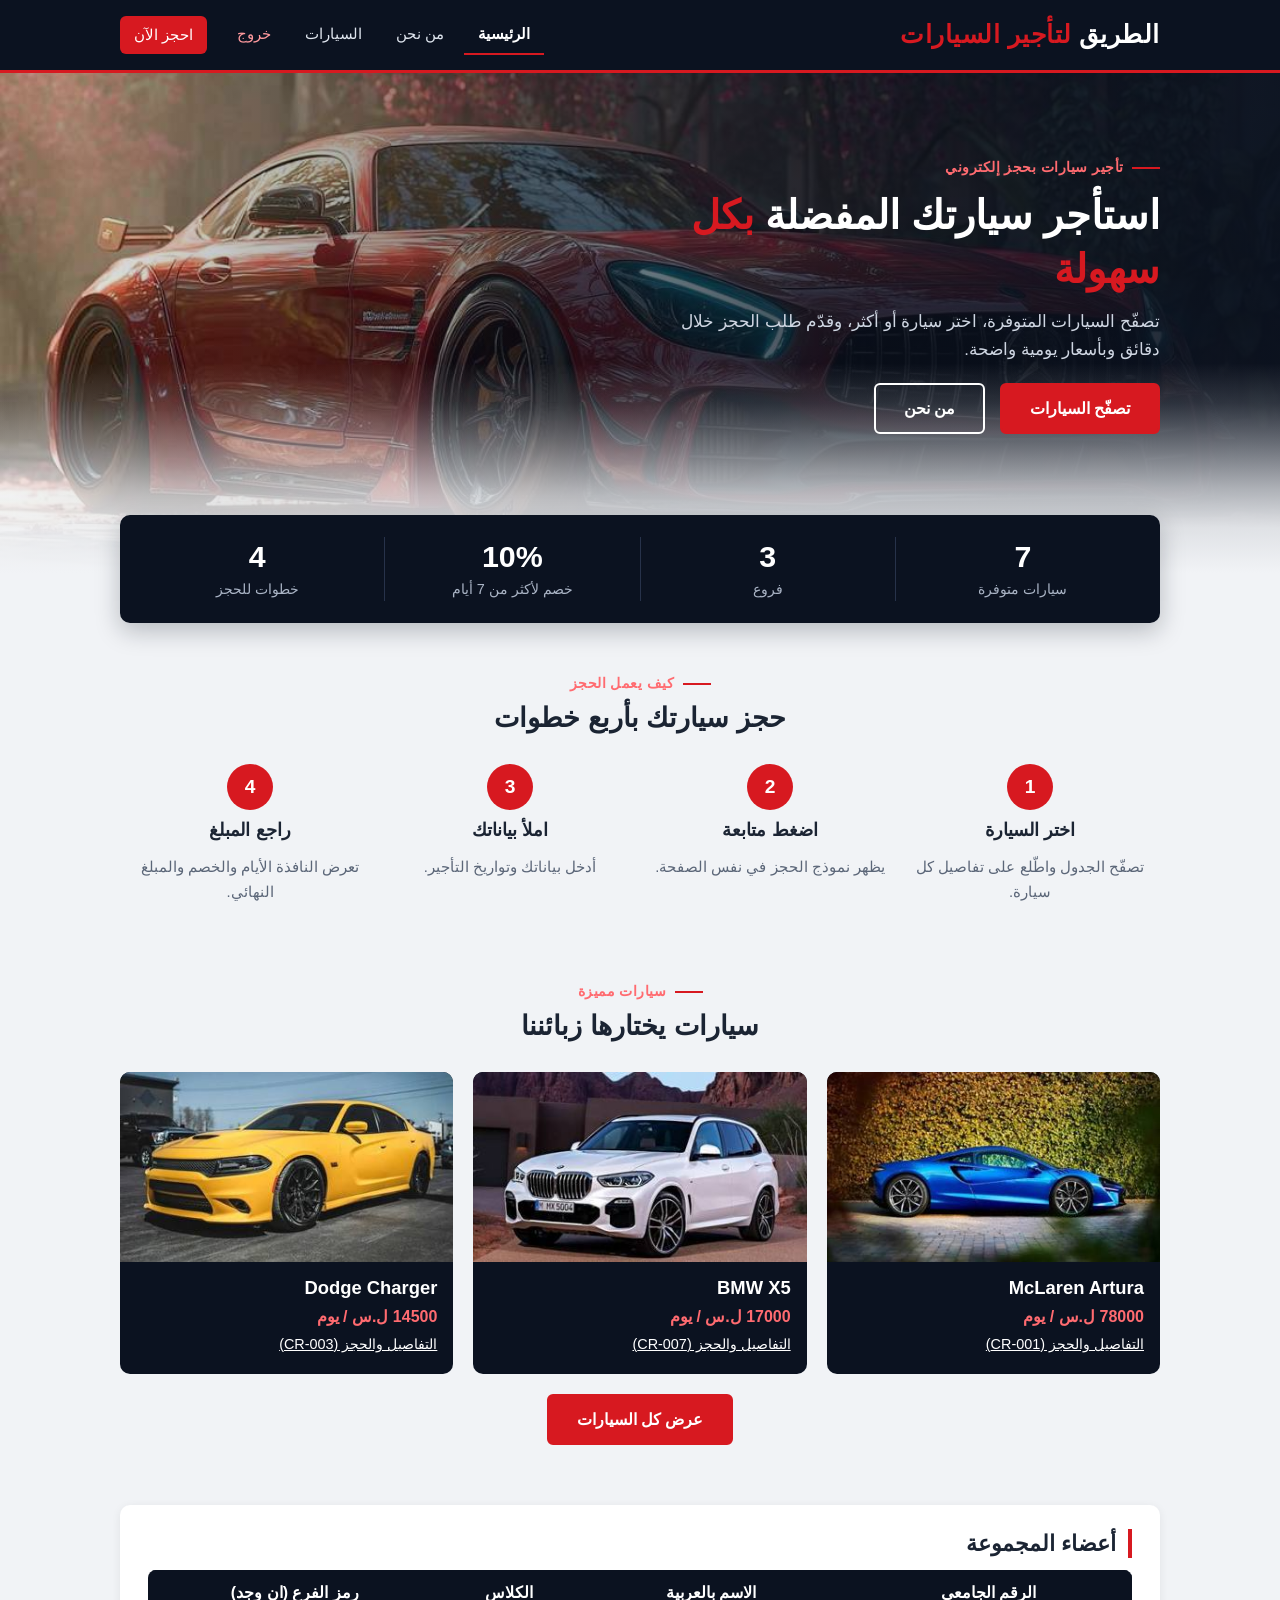
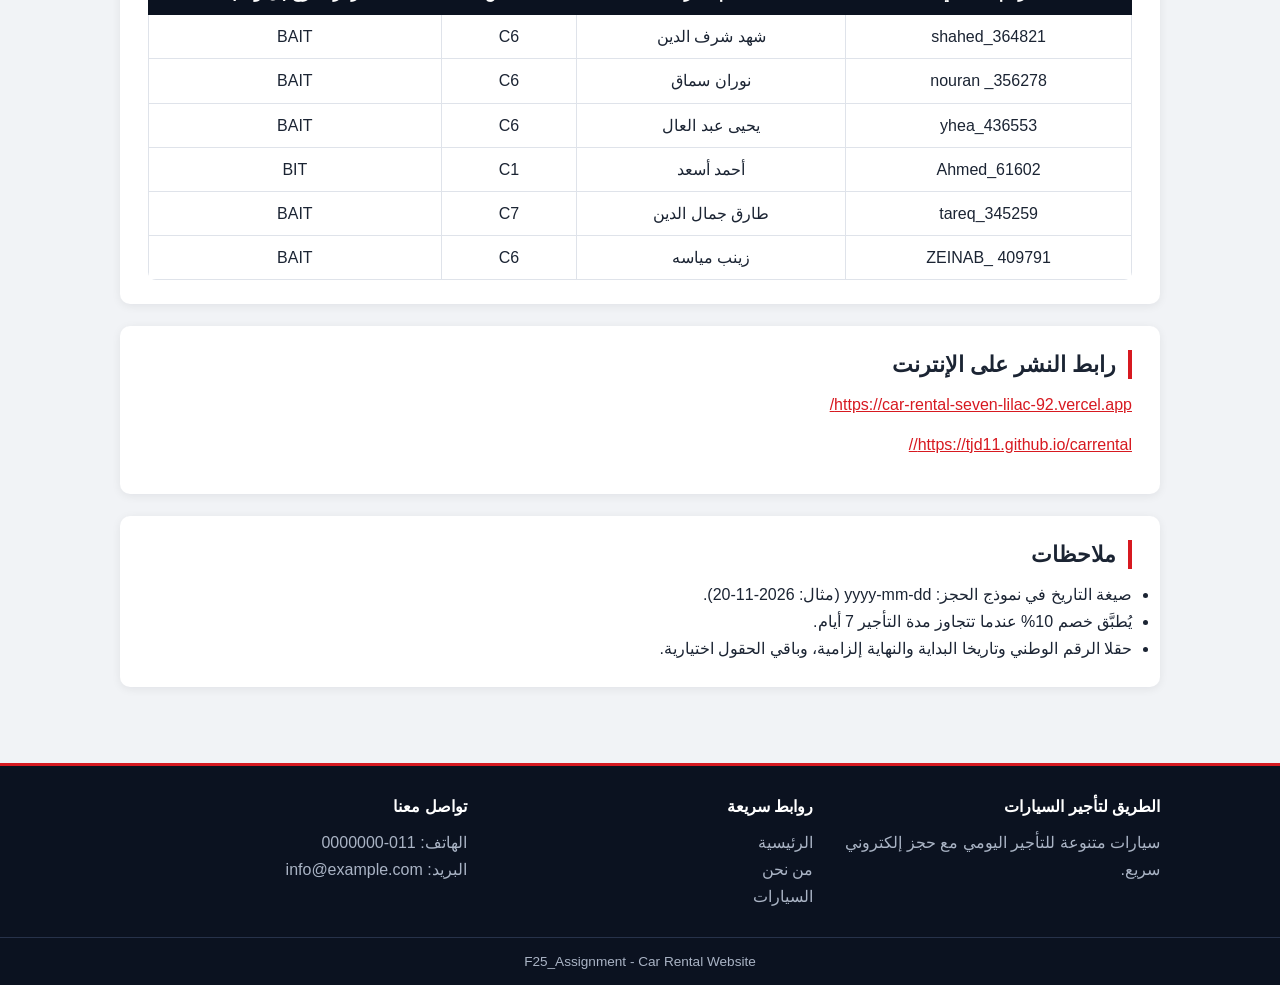
<file: index.html>
<!DOCTYPE html PUBLIC "-//W3C//DTD XHTML 1.0 Strict//EN" "http://www.w3.org/TR/xhtml1/DTD/xhtml1-strict.dtd">
<html xmlns="http://www.w3.org/1999/xhtml" lang="ar" xml:lang="ar" dir="rtl">

<head>
    <meta http-equiv="Content-Type" content="text/html; charset=utf-8" />
    <title>الرئيسية - الطريق لتأجير السيارات</title>
    <link rel="stylesheet" type="text/css" href="style.css" />
    <script type="text/javascript" src="https://code.jquery.com/jquery-3.7.1.min.js"></script>
    <script type="text/javascript" src="myFunctions.js"></script>
</head>

<body>
    <div id="header">
        <div class="wrap">
            <div class="brand">الطريق <span>لتأجير السيارات</span></div>
            <ul id="nav">
                <li><a href="index.html" class="active">الرئيسية</a></li>
                <li><a href="AboutUs.html">من نحن</a></li>
                <li><a href="Cars.html">السيارات</a></li>
                <li><a href="#" id="exit-link" class="exit">خروج</a></li>
                <li><a href="Cars.html" class="cta">احجز الآن</a></li>
            </ul>
        </div>
    </div>

    <div id="hero">
        <div class="wrap">
            <div class="hero-text">
                <span class="eyebrow">تأجير سيارات بحجز إلكتروني</span>
                <h1>استأجر سيارتك المفضلة <span class="red">بكل سهولة</span></h1>
                <p>تصفّح السيارات المتوفرة، اختر سيارة أو أكثر، وقدّم طلب الحجز خلال دقائق وبأسعار يومية واضحة.</p>
                <div class="btn-row">
                    <a href="Cars.html" class="btn">تصفّح السيارات</a>
                    <a href="AboutUs.html" class="btn btn-outline">من نحن</a>
                </div>
            </div>
        </div>
    </div>

    <div class="wrap">
        <div id="stats">
            <div class="stat">
                <div class="stat-value"><span class="stat-num">7</span></div>
                <div class="stat-label">سيارات متوفرة</div>
            </div>
            <div class="stat">
                <div class="stat-value"><span class="stat-num">3</span></div>
                <div class="stat-label">فروع</div>
            </div>
            <div class="stat">
                <div class="stat-value"><span class="stat-num">10</span>%</div>
                <div class="stat-label">خصم لأكثر من 7 أيام</div>
            </div>
            <div class="stat">
                <div class="stat-value"><span class="stat-num">4</span></div>
                <div class="stat-label">خطوات للحجز</div>
            </div>
        </div>
    </div>

    <div class="wrap section">
        <div class="section-title">
            <span class="eyebrow">كيف يعمل الحجز</span>
            <h2>حجز سيارتك بأربع خطوات</h2>
        </div>
        <div class="steps">
            <div class="step"><span class="num">1</span>
                <h3>اختر السيارة</h3>
                <p>تصفّح الجدول واطّلع على تفاصيل كل سيارة.</p>
            </div>
            <div class="step"><span class="num">2</span>
                <h3>اضغط متابعة</h3>
                <p>يظهر نموذج الحجز في نفس الصفحة.</p>
            </div>
            <div class="step"><span class="num">3</span>
                <h3>املأ بياناتك</h3>
                <p>أدخل بياناتك وتواريخ التأجير.</p>
            </div>
            <div class="step"><span class="num">4</span>
                <h3>راجع المبلغ</h3>
                <p>تعرض النافذة الأيام والخصم والمبلغ النهائي.</p>
            </div>
        </div>
    </div>

    <div class="wrap section">
        <div class="section-title">
            <span class="eyebrow">سيارات مميزة</span>
            <h2>سيارات يختارها زبائننا</h2>
        </div>
        <div class="cards">
            <div class="car-card">
                <div class="inner">
                    <img src="images/car1.jpg" alt="McLaren Artura" />
                    <div class="caption">
                        <h3>McLaren Artura</h3>
                        <div class="price">78000 ل.س / يوم</div>
                        <a href="Cars.html">التفاصيل والحجز (CR-001)</a>
                    </div>
                </div>
            </div>
            <div class="car-card">
                <div class="inner">
                    <img src="images/car7.jpg" alt="BMW X5" />
                    <div class="caption">
                        <h3>BMW X5</h3>
                        <div class="price">17000 ل.س / يوم</div>
                        <a href="Cars.html">التفاصيل والحجز (CR-007)</a>
                    </div>
                </div>
            </div>
            <div class="car-card">
                <div class="inner">
                    <img src="images/car3.jpg" alt="Dodge Charger" />
                    <div class="caption">
                        <h3>Dodge Charger</h3>
                        <div class="price">14500 ل.س / يوم</div>
                        <a href="Cars.html">التفاصيل والحجز (CR-003)</a>
                    </div>
                </div>
            </div>
        </div>
        <div class="center"><a href="Cars.html" class="btn">عرض كل السيارات</a></div>
    </div>

    <div class="wrap section">
        <div class="card-box">
            <h2>أعضاء المجموعة</h2>
            <div class="table-wrap">
                <table>
                    <tr>
                        <th>الرقم الجامعي</th>
                        <th>الاسم بالعربية</th>
                        <th>الكلاس</th>
                        <th>رمز الفرع (ان وجد)</th>
                    </tr>
                    <tr>
                        <td>shahed_364821</td>
                        <td>شهد شرف الدين</td>
                        <td>C6</td>
                        <td>BAIT</td>
                    </tr>
                    <tr>
                        <td>nouran _356278</td>
                        <td>نوران سماق</td>
                        <td>C6</td>
                        <td>BAIT</td>
                    </tr>
                    <tr>
                        <td>yhea_436553</td>
                        <td>يحيى عبد العال</td>
                        <td>C6</td>
                        <td>BAIT</td>
                    </tr>
                    <tr>
                        <td>Ahmed_61602</td>
                        <td>أحمد أسعد</td>
                        <td>C1</td>
                        <td>BIT</td>
                    </tr>
                    <tr>
                        <td>tareq_345259</td>
                        <td>طارق جمال الدين </td>
                        <td>C7</td>
                        <td>BAIT</td>
                    </tr>
                    <tr>
                        <td>ZEINAB_ 409791</td>
                        <td>زينب مياسه</td>
                        <td>C6</td>
                        <td>BAIT</td>
                    </tr>
                </table>
            </div>
        </div>

        <div class="card-box">
            <h2>رابط النشر على الإنترنت</h2>
            <p><a href="https://car-rental-seven-lilac-92.vercel.app/">https://car-rental-seven-lilac-92.vercel.app/</a></p>
                        <p><a href="https://tjd11.github.io/carrental//">https://tjd11.github.io/carrental//</a></p>

        </div>

        <div class="card-box">
            <h2>ملاحظات</h2>
            <ul>
                <li>صيغة التاريخ في نموذج الحجز: yyyy-mm-dd (مثال: 2026-11-20).</li>
                <li>يُطبَّق خصم 10% عندما تتجاوز مدة التأجير 7 أيام.</li>
                <li>حقلا الرقم الوطني وتاريخا البداية والنهاية إلزامية، وباقي الحقول اختيارية.</li>
            </ul>
        </div>
    </div>

    <div id="footer">
        <div class="wrap">
            <div class="cols">
                <div class="col">
                    <h3>الطريق لتأجير السيارات</h3>
                    <p>سيارات متنوعة للتأجير اليومي مع حجز إلكتروني سريع.</p>
                </div>
                <div class="col">
                    <h3>روابط سريعة</h3>
                    <ul>
                        <li><a href="index.html">الرئيسية</a></li>
                        <li><a href="AboutUs.html">من نحن</a></li>
                        <li><a href="Cars.html">السيارات</a></li>
                    </ul>
                </div>
                <div class="col">
                    <h3>تواصل معنا</h3>
                    <ul>
                        <li>الهاتف: 011-0000000</li>
                        <li>البريد: info@example.com</li>
                    </ul>
                </div>
            </div>
        </div>
        <p class="copy">F25_Assignment - Car Rental Website</p>
    </div>
</body>

</html>
</file>
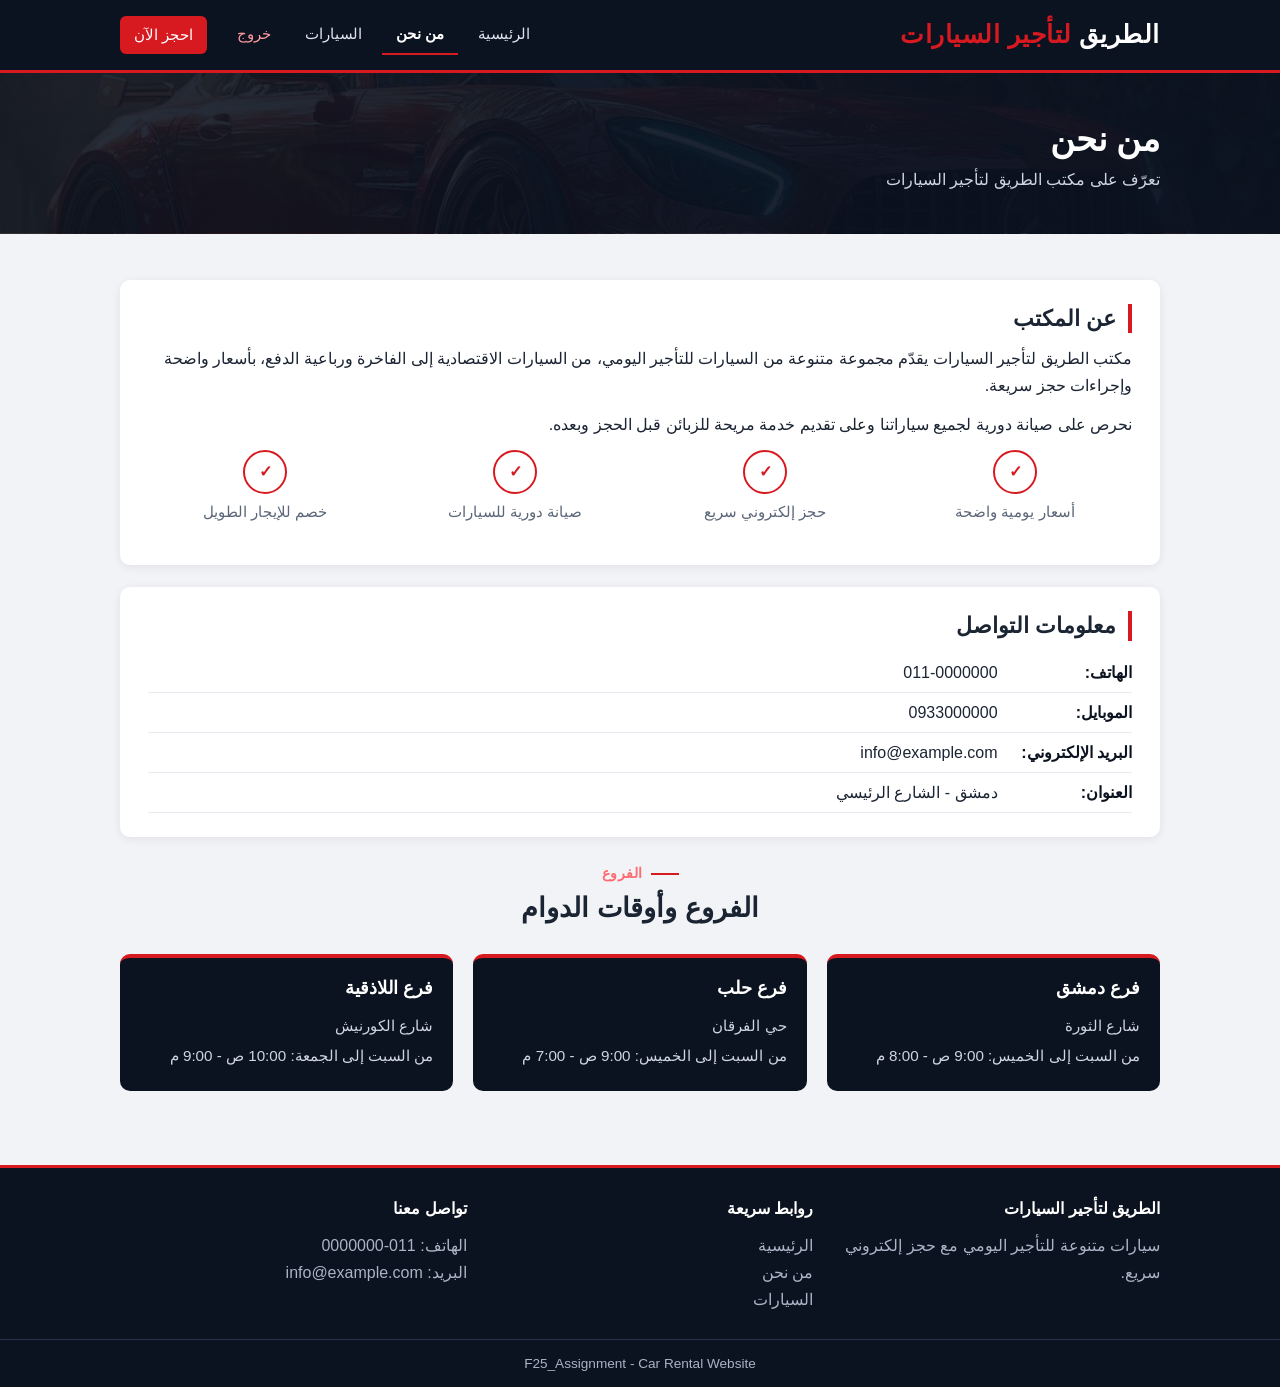
<file: AboutUs.html>
<!DOCTYPE html PUBLIC "-//W3C//DTD XHTML 1.0 Strict//EN" "http://www.w3.org/TR/xhtml1/DTD/xhtml1-strict.dtd">
<html xmlns="http://www.w3.org/1999/xhtml" lang="ar" xml:lang="ar" dir="rtl">

<head>
    <meta http-equiv="Content-Type" content="text/html; charset=utf-8" />
    <title>من نحن - الطريق لتأجير السيارات</title>
    <link rel="stylesheet" type="text/css" href="style.css" />
    <script type="text/javascript" src="https://code.jquery.com/jquery-3.7.1.min.js"></script>
    <script type="text/javascript" src="myFunctions.js"></script>
</head>

<body>
    <div id="header">
        <div class="wrap">
            <div class="brand">الطريق <span>لتأجير السيارات</span></div>
            <ul id="nav">
                <li><a href="index.html">الرئيسية</a></li>
                <li><a href="AboutUs.html" class="active">من نحن</a></li>
                <li><a href="Cars.html">السيارات</a></li>
                <li><a href="#" id="exit-link" class="exit">خروج</a></li>
                <li><a href="Cars.html" class="cta">احجز الآن</a></li>
            </ul>
        </div>
    </div>

    <div class="page-banner">
        <div class="wrap">
            <h1>من نحن</h1>
            <p>تعرّف على مكتب الطريق لتأجير السيارات</p>
        </div>
    </div>

    <div class="wrap section">
        <div class="card-box">
            <h2>عن المكتب</h2>
            <p>مكتب الطريق لتأجير السيارات يقدّم مجموعة متنوعة من السيارات للتأجير اليومي، من السيارات الاقتصادية إلى الفاخرة ورباعية الدفع، بأسعار واضحة وإجراءات حجز سريعة.</p>
            <p>نحرص على صيانة دورية لجميع سياراتنا وعلى تقديم خدمة مريحة للزبائن قبل الحجز وبعده.</p>
            <div class="features">
                <div class="feature"><span class="tick">✓</span>
                    <p>أسعار يومية واضحة</p>
                </div>
                <div class="feature"><span class="tick">✓</span>
                    <p>حجز إلكتروني سريع</p>
                </div>
                <div class="feature"><span class="tick">✓</span>
                    <p>صيانة دورية للسيارات</p>
                </div>
                <div class="feature"><span class="tick">✓</span>
                    <p>خصم للإيجار الطويل</p>
                </div>
            </div>
        </div>

        <div class="card-box">
            <h2>معلومات التواصل</h2>
            <ul class="contact-list">
                <li><strong>الهاتف:</strong> 011-0000000</li>
                <li><strong>الموبايل:</strong> 0933000000</li>
                <li><strong>البريد الإلكتروني:</strong> info@example.com</li>
                <li><strong>العنوان:</strong> دمشق - الشارع الرئيسي</li>
            </ul>
        </div>

        <div class="section-title">
            <span class="eyebrow">الفروع</span>
            <h2>الفروع وأوقات الدوام</h2>
        </div>
        <div class="cards">
            <div class="branch">
                <div class="inner">
                    <h3>فرع دمشق</h3>
                    <p>شارع الثورة</p>
                    <p>من السبت إلى الخميس: 9:00 ص - 8:00 م</p>
                </div>
            </div>
            <div class="branch">
                <div class="inner">
                    <h3>فرع حلب</h3>
                    <p>حي الفرقان</p>
                    <p>من السبت إلى الخميس: 9:00 ص - 7:00 م</p>
                </div>
            </div>
            <div class="branch">
                <div class="inner">
                    <h3>فرع اللاذقية</h3>
                    <p>شارع الكورنيش</p>
                    <p>من السبت إلى الجمعة: 10:00 ص - 9:00 م</p>
                </div>
            </div>
        </div>
    </div>

    <div id="footer">
        <div class="wrap">
            <div class="cols">
                <div class="col">
                    <h3>الطريق لتأجير السيارات</h3>
                    <p>سيارات متنوعة للتأجير اليومي مع حجز إلكتروني سريع.</p>
                </div>
                <div class="col">
                    <h3>روابط سريعة</h3>
                    <ul>
                        <li><a href="index.html">الرئيسية</a></li>
                        <li><a href="AboutUs.html">من نحن</a></li>
                        <li><a href="Cars.html">السيارات</a></li>
                    </ul>
                </div>
                <div class="col">
                    <h3>تواصل معنا</h3>
                    <ul>
                        <li>الهاتف: 011-0000000</li>
                        <li>البريد: info@example.com</li>
                    </ul>
                </div>
            </div>
        </div>
        <p class="copy">F25_Assignment - Car Rental Website</p>
    </div>
</body>

</html>
</file>
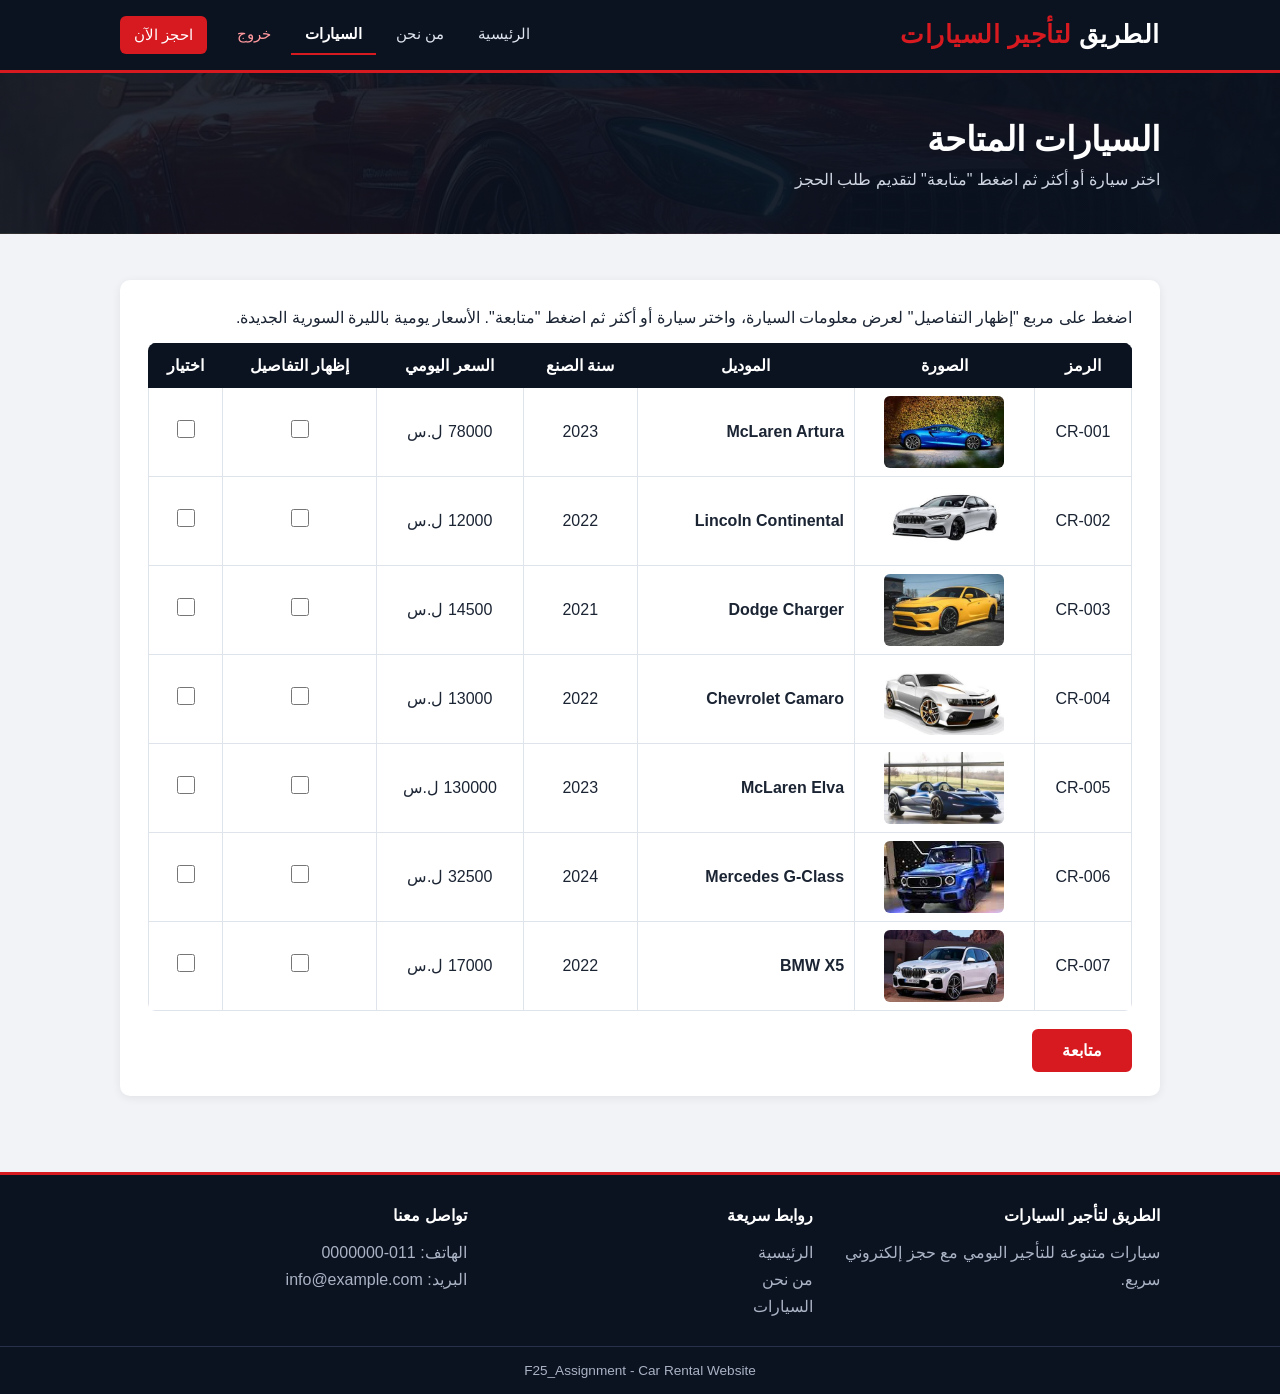
<file: Cars.html>
<!DOCTYPE html PUBLIC "-//W3C//DTD XHTML 1.0 Strict//EN" "http://www.w3.org/TR/xhtml1/DTD/xhtml1-strict.dtd">
<html xmlns="http://www.w3.org/1999/xhtml" lang="ar" xml:lang="ar" dir="rtl">

<head>
    <meta http-equiv="Content-Type" content="text/html; charset=utf-8" />
    <title>السيارات - الطريق لتأجير السيارات</title>
    <link rel="stylesheet" type="text/css" href="style.css" />
    <script type="text/javascript" src="https://code.jquery.com/jquery-3.7.1.min.js"></script>
    <script type="text/javascript" src="myFunctions.js"></script>
</head>

<body>
    <div id="header">
        <div class="wrap">
            <div class="brand">الطريق <span>لتأجير السيارات</span></div>
            <ul id="nav">
                <li><a href="index.html">الرئيسية</a></li>
                <li><a href="AboutUs.html">من نحن</a></li>
                <li><a href="Cars.html" class="active">السيارات</a></li>
                <li><a href="#" id="exit-link" class="exit">خروج</a></li>
                <li><a href="Cars.html" class="cta">احجز الآن</a></li>
            </ul>
        </div>
    </div>

    <div class="page-banner">
        <div class="wrap">
            <h1>السيارات المتاحة</h1>
            <p>اختر سيارة أو أكثر ثم اضغط "متابعة" لتقديم طلب الحجز</p>
        </div>
    </div>

    <div class="wrap section">
        <div class="card-box">
            <p>اضغط على مربع "إظهار التفاصيل" لعرض معلومات السيارة، واختر سيارة أو أكثر ثم اضغط "متابعة". الأسعار يومية بالليرة السورية الجديدة.</p>
            <div class="table-wrap">
                <table id="cars-table">
                    <tr>
                        <th>الرمز</th>
                        <th>الصورة</th>
                        <th>الموديل</th>
                        <th>سنة الصنع</th>
                        <th>السعر اليومي</th>
                        <th>إظهار التفاصيل</th>
                        <th>اختيار</th>
                    </tr>
                    <tr>
                        <td class="c-code">CR-001</td>
                        <td><img src="images/car1.jpg" alt="McLaren Artura" /></td>
                        <td class="c-model">McLaren Artura</td>
                        <td>2023</td>
                        <td><span class="c-price">78000</span> ل.س</td>
                        <td><input type="checkbox" class="chk-details" id="show-CR-001" value="CR-001" title="إظهار تفاصيل McLaren Artura" /></td>
                        <td><input type="checkbox" class="chk-select" id="select-CR-001" name="selected" value="CR-001" title="اختيار McLaren Artura" /></td>
                    </tr>
                    <tr class="details-row">
                        <td colspan="7">
                            <div class="details-panel">
                                <div class="detail-item"><span class="detail-label">نوع الوقود</span><span class="detail-value">بنزين هجين</span></div>
                                <div class="detail-item"><span class="detail-label">ناقل الحركة</span><span class="detail-value">أوتوماتيك</span></div>
                                <div class="detail-item"><span class="detail-label">عدد المقاعد</span><span class="detail-value">2</span></div>
                                <div class="detail-item"><span class="detail-label">عداد الكيلومترات</span><span class="detail-value">4500 كم</span></div>
                                <div class="detail-item"><span class="detail-label">اللون</span><span class="detail-value">أزرق</span></div>
                            </div>
                        </td>
                    </tr>
                    <tr>
                        <td class="c-code">CR-002</td>
                        <td><img src="images/car2.jpg" alt="Lincoln Continental" /></td>
                        <td class="c-model">Lincoln Continental</td>
                        <td>2022</td>
                        <td><span class="c-price">12000</span> ل.س</td>
                        <td><input type="checkbox" class="chk-details" id="show-CR-002" value="CR-002" title="إظهار تفاصيل Lincoln Continental" /></td>
                        <td><input type="checkbox" class="chk-select" id="select-CR-002" name="selected" value="CR-002" title="اختيار Lincoln Continental" /></td>
                    </tr>
                    <tr class="details-row">
                        <td colspan="7">
                            <div class="details-panel">
                                <div class="detail-item"><span class="detail-label">نوع الوقود</span><span class="detail-value">بنزين</span></div>
                                <div class="detail-item"><span class="detail-label">ناقل الحركة</span><span class="detail-value">أوتوماتيك</span></div>
                                <div class="detail-item"><span class="detail-label">عدد المقاعد</span><span class="detail-value">5</span></div>
                                <div class="detail-item"><span class="detail-label">عداد الكيلومترات</span><span class="detail-value">22000 كم</span></div>
                                <div class="detail-item"><span class="detail-label">اللون</span><span class="detail-value">أبيض</span></div>
                            </div>
                        </td>
                    </tr>
                    <tr>
                        <td class="c-code">CR-003</td>
                        <td><img src="images/car3.jpg" alt="Dodge Charger" /></td>
                        <td class="c-model">Dodge Charger</td>
                        <td>2021</td>
                        <td><span class="c-price">14500</span> ل.س</td>
                        <td><input type="checkbox" class="chk-details" id="show-CR-003" value="CR-003" title="إظهار تفاصيل Dodge Charger" /></td>
                        <td><input type="checkbox" class="chk-select" id="select-CR-003" name="selected" value="CR-003" title="اختيار Dodge Charger" /></td>
                    </tr>
                    <tr class="details-row">
                        <td colspan="7">
                            <div class="details-panel">
                                <div class="detail-item"><span class="detail-label">نوع الوقود</span><span class="detail-value">بنزين</span></div>
                                <div class="detail-item"><span class="detail-label">ناقل الحركة</span><span class="detail-value">أوتوماتيك</span></div>
                                <div class="detail-item"><span class="detail-label">عدد المقاعد</span><span class="detail-value">5</span></div>
                                <div class="detail-item"><span class="detail-label">عداد الكيلومترات</span><span class="detail-value">38000 كم</span></div>
                                <div class="detail-item"><span class="detail-label">اللون</span><span class="detail-value">أصفر</span></div>
                            </div>
                        </td>
                    </tr>
                    <tr>
                        <td class="c-code">CR-004</td>
                        <td><img src="images/car4.jpg" alt="Chevrolet Camaro" /></td>
                        <td class="c-model">Chevrolet Camaro</td>
                        <td>2022</td>
                        <td><span class="c-price">13000</span> ل.س</td>
                        <td><input type="checkbox" class="chk-details" id="show-CR-004" value="CR-004" title="إظهار تفاصيل Chevrolet Camaro" /></td>
                        <td><input type="checkbox" class="chk-select" id="select-CR-004" name="selected" value="CR-004" title="اختيار Chevrolet Camaro" /></td>
                    </tr>
                    <tr class="details-row">
                        <td colspan="7">
                            <div class="details-panel">
                                <div class="detail-item"><span class="detail-label">نوع الوقود</span><span class="detail-value">بنزين</span></div>
                                <div class="detail-item"><span class="detail-label">ناقل الحركة</span><span class="detail-value">أوتوماتيك</span></div>
                                <div class="detail-item"><span class="detail-label">عدد المقاعد</span><span class="detail-value">4</span></div>
                                <div class="detail-item"><span class="detail-label">عداد الكيلومترات</span><span class="detail-value">27000 كم</span></div>
                                <div class="detail-item"><span class="detail-label">اللون</span><span class="detail-value">أبيض</span></div>
                            </div>
                        </td>
                    </tr>
                    <tr>
                        <td class="c-code">CR-005</td>
                        <td><img src="images/car5.jpg" alt="McLaren Elva" /></td>
                        <td class="c-model">McLaren Elva</td>
                        <td>2023</td>
                        <td><span class="c-price">130000</span> ل.س</td>
                        <td><input type="checkbox" class="chk-details" id="show-CR-005" value="CR-005" title="إظهار تفاصيل McLaren Elva" /></td>
                        <td><input type="checkbox" class="chk-select" id="select-CR-005" name="selected" value="CR-005" title="اختيار McLaren Elva" /></td>
                    </tr>
                    <tr class="details-row">
                        <td colspan="7">
                            <div class="details-panel">
                                <div class="detail-item"><span class="detail-label">نوع الوقود</span><span class="detail-value">بنزين</span></div>
                                <div class="detail-item"><span class="detail-label">ناقل الحركة</span><span class="detail-value">أوتوماتيك</span></div>
                                <div class="detail-item"><span class="detail-label">عدد المقاعد</span><span class="detail-value">2</span></div>
                                <div class="detail-item"><span class="detail-label">عداد الكيلومترات</span><span class="detail-value">1800 كم</span></div>
                                <div class="detail-item"><span class="detail-label">اللون</span><span class="detail-value">أزرق</span></div>
                            </div>
                        </td>
                    </tr>
                    <tr>
                        <td class="c-code">CR-006</td>
                        <td><img src="images/car6.jpg" alt="Mercedes G-Class" /></td>
                        <td class="c-model">Mercedes G-Class</td>
                        <td>2024</td>
                        <td><span class="c-price">32500</span> ل.س</td>
                        <td><input type="checkbox" class="chk-details" id="show-CR-006" value="CR-006" title="إظهار تفاصيل Mercedes G-Class" /></td>
                        <td><input type="checkbox" class="chk-select" id="select-CR-006" name="selected" value="CR-006" title="اختيار Mercedes G-Class" /></td>
                    </tr>
                    <tr class="details-row">
                        <td colspan="7">
                            <div class="details-panel">
                                <div class="detail-item"><span class="detail-label">نوع الوقود</span><span class="detail-value">كهربائي</span></div>
                                <div class="detail-item"><span class="detail-label">ناقل الحركة</span><span class="detail-value">أوتوماتيك</span></div>
                                <div class="detail-item"><span class="detail-label">عدد المقاعد</span><span class="detail-value">5</span></div>
                                <div class="detail-item"><span class="detail-label">عداد الكيلومترات</span><span class="detail-value">6000 كم</span></div>
                                <div class="detail-item"><span class="detail-label">اللون</span><span class="detail-value">أزرق</span></div>
                            </div>
                        </td>
                    </tr>
                    <tr>
                        <td class="c-code">CR-007</td>
                        <td><img src="images/car7.jpg" alt="BMW X5" /></td>
                        <td class="c-model">BMW X5</td>
                        <td>2022</td>
                        <td><span class="c-price">17000</span> ل.س</td>
                        <td><input type="checkbox" class="chk-details" id="show-CR-007" value="CR-007" title="إظهار تفاصيل BMW X5" /></td>
                        <td><input type="checkbox" class="chk-select" id="select-CR-007" name="selected" value="CR-007" title="اختيار BMW X5" /></td>
                    </tr>
                    <tr class="details-row">
                        <td colspan="7">
                            <div class="details-panel">
                                <div class="detail-item"><span class="detail-label">نوع الوقود</span><span class="detail-value">ديزل</span></div>
                                <div class="detail-item"><span class="detail-label">ناقل الحركة</span><span class="detail-value">أوتوماتيك</span></div>
                                <div class="detail-item"><span class="detail-label">عدد المقاعد</span><span class="detail-value">5</span></div>
                                <div class="detail-item"><span class="detail-label">عداد الكيلومترات</span><span class="detail-value">31000 كم</span></div>
                                <div class="detail-item"><span class="detail-label">اللون</span><span class="detail-value">أبيض</span></div>
                            </div>
                        </td>
                    </tr>
                </table>
            </div>

            <div class="btn-row">
                <button type="button" id="btn-continue">متابعة</button>
            </div>
            <p id="select-msg" class="msg-warning"></p>
        </div>

        <div id="booking-section" class="card-box">
            <form id="booking-form" action="#" method="post">
                <fieldset>
                    <legend>نموذج طلب الحجز</legend>

                    <div>
                        <strong>السيارات المختارة:</strong>
                        <ul id="selected-list"></ul>
                    </div>

                    <div class="field">
                        <label for="fullname">الاسم الكامل</label>
                        <input type="text" id="fullname" name="fullname" />
                        <span class="hint">أحرف عربية فقط</span>
                        <span class="error" id="err-fullname"></span>
                    </div>

                    <div class="field">
                        <label for="nationalid">الرقم الوطني <span class="required">*</span></label>
                        <input type="text" id="nationalid" name="nationalid" maxlength="11" />
                        <span class="hint">11 رقماً، أول رقمين من 01 إلى 14</span>
                        <span class="error" id="err-nationalid"></span>
                    </div>

                    <div class="field">
                        <label for="startdate">تاريخ بداية التأجير <span class="required">*</span></label>
                        <input type="text" id="startdate" name="startdate" maxlength="10" />
                        <span class="hint">الصيغة: yyyy-mm-dd (مثال: 2026-11-20)</span>
                        <span class="error" id="err-startdate"></span>
                    </div>

                    <div class="field">
                        <label for="enddate">تاريخ نهاية التأجير <span class="required">*</span></label>
                        <input type="text" id="enddate" name="enddate" maxlength="10" />
                        <span class="hint">الصيغة: yyyy-mm-dd، ويجب أن يكون لاحقاً لتاريخ البداية</span>
                        <span class="error" id="err-enddate"></span>
                    </div>

                    <div class="field">
                        <label for="mobile">رقم الموبايل</label>
                        <input type="text" id="mobile" name="mobile" maxlength="14" />
                        <span class="hint">Syriatel (093، 098، 099) أو MTN (094، 095، 096)</span>
                        <span class="error" id="err-mobile"></span>
                    </div>

                    <div class="field">
                        <label for="email">البريد الإلكتروني</label>
                        <input type="text" id="email" name="email" />
                        <span class="hint">مثال: name@example.com</span>
                        <span class="error" id="err-email"></span>
                    </div>

                    <div class="btn-row">
                        <input type="submit" value="إرسال" />
                        <input type="reset" value="مسح الحقول" />
                    </div>
                </fieldset>
            </form>
        </div>
    </div>

    <div id="result-overlay">
        <div id="result-box">
            <div id="result-content"></div>
        </div>
    </div>

    <div id="footer">
        <div class="wrap">
            <div class="cols">
                <div class="col">
                    <h3>الطريق لتأجير السيارات</h3>
                    <p>سيارات متنوعة للتأجير اليومي مع حجز إلكتروني سريع.</p>
                </div>
                <div class="col">
                    <h3>روابط سريعة</h3>
                    <ul>
                        <li><a href="index.html">الرئيسية</a></li>
                        <li><a href="AboutUs.html">من نحن</a></li>
                        <li><a href="Cars.html">السيارات</a></li>
                    </ul>
                </div>
                <div class="col">
                    <h3>تواصل معنا</h3>
                    <ul>
                        <li>الهاتف: 011-0000000</li>
                        <li>البريد: info@example.com</li>
                    </ul>
                </div>
            </div>
        </div>
        <p class="copy">F25_Assignment - Car Rental Website</p>
    </div>
</body>

</html>
</file>
<file: style.css>
body {
    font-family: Tahoma, "Segoe UI", Arial, sans-serif;
    font-size: 16px;
    line-height: 1.7;
    color: #1b2433;
    background-color: #f1f3f6;
    direction: rtl;
    margin: 0;
    padding: 0;
}
input, select, textarea, button, th, td, legend, label {
    font-family: inherit;
    font-size: inherit;
}

h1, h2, h3 { margin: 0 0 12px 0; line-height: 1.35; }
h1 { font-size: 2.5em; }
h2 { font-size: 1.7em; }
h3 { font-size: 1.15em; }
p  { margin: 0 0 12px 0; }
a  { color: #d71920; }
ul { margin: 0; padding: 0; }

.wrap { max-width: 1040px; margin: 0 auto; padding: 0 20px; }
.red  { color: #d71920; }

#header { background-color: #0b1220; border-bottom: 3px solid #d71920; }
#header .wrap { display: flex; align-items: center; justify-content: space-between; flex-wrap: wrap; padding-top: 14px; padding-bottom: 14px; }
.brand { color: #ffffff; font-size: 1.55em; font-weight: bold; letter-spacing: 0.5px; }
.brand span { color: #d71920; }

#nav { list-style: none; display: flex; align-items: center; flex-wrap: wrap; }
#nav li { margin-right: 6px; }
#nav a { display: block; padding: 6px 14px; color: #dfe5ee; text-decoration: none; font-size: 0.95em; border-bottom: 2px solid transparent; }
#nav a:hover { color: #ffffff; border-bottom-color: #d71920; }
#nav a.active { color: #ffffff; border-bottom-color: #d71920; font-weight: bold; }
#nav a.exit { color: #ff9a9e; }
#nav a.cta { background-color: #d71920; color: #ffffff; border-radius: 6px; border-bottom: 0; margin-right: 10px; }
#nav a.cta:hover { background-color: #ffffff; color: #d71920; }

#hero {
    background-color: #0b1220;
    background-image:
        linear-gradient(to top, #f1f3f6 0%, rgba(241,243,246,0.92) 9%, rgba(241,243,246,0.7) 17%, rgba(241,243,246,0.4) 26%, rgba(241,243,246,0.15) 34%, rgba(241,243,246,0) 42%),
        linear-gradient(to left, rgba(11,18,32,0.94) 0%, rgba(11,18,32,0.70) 38%, rgba(11,18,32,0.05) 100%),
        url("images/hero.jpg");
    background-size: cover;
    background-position: center 62%;
    color: #ffffff;
    min-height: 500px;
    padding: 80px 0 120px 0;
    box-sizing: border-box;
}
#hero .hero-text { max-width: 480px; }
.eyebrow { display: inline-block; color: #ff6b70; font-size: 0.9em; font-weight: bold; margin-bottom: 8px; letter-spacing: 0.5px; }
.eyebrow:before { content: ""; display: inline-block; width: 28px; height: 2px; background-color: #d71920; vertical-align: middle; margin-left: 8px; }
#hero p { color: #cfd6e2; font-size: 1.05em; }

.page-banner {
    background-color: #0b1220;
    background-image: linear-gradient(to left, rgba(11,18,32,0.96) 0%, rgba(11,18,32,0.88) 100%), url("images/hero.jpg");
    background-size: cover;
    background-position: center;
    color: #ffffff;
    padding: 44px 0 40px 0;
}
.page-banner h1 { font-size: 2.1em; margin-bottom: 4px; }
.page-banner p { color: #cfd6e2; margin: 0; }

.btn, button, input[type="submit"], input[type="reset"] {
    display: inline-block;
    cursor: pointer;
    padding: 10px 28px;
    border: 2px solid #d71920;
    border-radius: 6px;
    background-color: #d71920;
    color: #ffffff;
    text-decoration: none;
    font-weight: bold;
}
.btn:hover, button:hover, input[type="submit"]:hover { background-color: #0b1220; border-color: #0b1220; color: #ffffff; }
.btn-outline { background-color: transparent; border-color: #ffffff; margin-right: 10px; }
.btn-outline:hover { background-color: #ffffff; border-color: #ffffff; color: #0b1220; }
input[type="reset"] { background-color: #ffffff; color: #1b2433; border-color: #b9c2d0; margin-right: 8px; }
input[type="reset"]:hover { background-color: #1b2433; border-color: #1b2433; color: #ffffff; }
.btn-row { margin-top: 18px; }

#stats { background-color: #0b1220; border-radius: 10px; margin-top: -58px; padding: 22px 10px; display: flex; text-align: center; box-shadow: 0 8px 24px rgba(11,18,32,0.25); }
#stats .stat { flex: 1; color: #ffffff; border-left: 1px solid #27324a; padding: 0 8px; }
#stats .stat:last-child { border-left: 0; }
#stats .stat-value { font-size: 1.9em; font-weight: bold; line-height: 1.3; }
#stats .stat-label { color: #aab4c5; font-size: 0.9em; }

.section { padding: 46px 0 14px 0; }
.section-title { text-align: center; margin-bottom: 28px; }
.section-title h2 { margin-bottom: 4px; }
.section-title .eyebrow { margin-bottom: 4px; }

.card-box { background-color: #ffffff; border-radius: 10px; padding: 24px 28px; margin-bottom: 22px; box-shadow: 0 2px 10px rgba(11,18,32,0.07); }
.card-box h2 { font-size: 1.35em; padding-right: 12px; border-right: 4px solid #d71920; }

.steps { display: flex; text-align: center; }
.steps .step { flex: 1; padding: 0 10px; }
.steps .num { display: inline-block; width: 46px; height: 46px; line-height: 46px; border-radius: 50%; background-color: #d71920; color: #ffffff; font-weight: bold; font-size: 1.2em; margin-bottom: 8px; }
.steps .step p { color: #5b6678; font-size: 0.92em; }

.cards { display: flex; flex-wrap: wrap; margin: 0 -10px; }
.car-card { width: 33.333%; padding: 0 10px; box-sizing: border-box; margin-bottom: 20px; }
.car-card .inner { background-color: #0b1220; border-radius: 10px; overflow: hidden; }
.car-card img { display: block; width: 100%; height: 190px; object-fit: cover; }
.car-card .caption { padding: 14px 16px 16px 16px; color: #ffffff; }
.car-card .caption h3 { margin-bottom: 2px; }
.car-card .caption .price { color: #ff6b70; font-weight: bold; }
.car-card .caption a { color: #ffffff; font-size: 0.9em; }
.center { text-align: center; }

.features { display: flex; flex-wrap: wrap; margin: 0 -8px; }
.feature { width: 25%; box-sizing: border-box; padding: 0 8px; text-align: center; margin-bottom: 16px; }
.feature .tick { display: inline-block; width: 40px; height: 40px; line-height: 40px; border-radius: 50%; border: 2px solid #d71920; color: #d71920; font-weight: bold; margin-bottom: 6px; }
.feature p { font-size: 0.92em; color: #5b6678; margin: 0; }

.branch { width: 33.333%; padding: 0 10px; box-sizing: border-box; margin-bottom: 20px; }
.branch .inner { background-color: #0b1220; color: #ffffff; border-radius: 10px; padding: 18px 20px; border-top: 4px solid #d71920; height: 100%; box-sizing: border-box; }
.branch h3 { color: #ffffff; }
.branch p { color: #cfd6e2; margin-bottom: 4px; font-size: 0.95em; }

.contact-list { list-style: none; }
.contact-list li { padding: 6px 0; border-bottom: 1px solid #e6e9ef; }
.contact-list strong { display: inline-block; min-width: 130px; color: #0b1220; }

table { border-collapse: collapse; width: 100%; background-color: #ffffff; }
th, td { border: 1px solid #dfe3ea; padding: 8px 10px; text-align: center; }
th { background-color: #0b1220; color: #ffffff; border-color: #0b1220; }
.table-wrap { overflow-x: auto; border-radius: 8px; }

#cars-table td.c-model { text-align: right; font-weight: bold; }
#cars-table img { width: 120px; height: 72px; object-fit: cover; border-radius: 6px; display: block; margin: 0 auto; }
#cars-table tr.selected td { background-color: #fdecee; }
#cars-table tr.details-row { display: none; }
#cars-table tr.details-row td { background-color: #ffffff; padding: 4px 12px 14px 12px; border-top: 0; }
.details-panel { display: flex; background-color: #0b1220; border-radius: 8px; border-right: 4px solid #d71920; padding: 14px 6px; text-align: center; }
.detail-item { flex: 1; padding: 0 8px; border-left: 1px solid #27324a; }
.detail-item:last-child { border-left: 0; }
.detail-label { display: block; color: #ff6b70; font-size: 0.82em; }
.detail-value { display: block; color: #ffffff; font-weight: bold; }
#cars-table input[type="checkbox"] { width: 18px; height: 18px; accent-color: #d71920; cursor: pointer; }

input[type="text"] {
    color: #1b2433;
    background-color: #ffffff;
    border: 1px solid #b9c2d0;
    border-radius: 6px;
    padding: 9px 12px;
    width: 100%;
    max-width: 380px;
    box-sizing: border-box;
    direction: rtl;
}
input[type="text"]:focus { outline: 2px solid #d71920; border-color: #d71920; }
input[type="text"].invalid { border-color: #d71920; background-color: #fdecee; }

#booking-section { display: none; }
fieldset { border: 1px solid #dfe3ea; border-radius: 8px; padding: 14px 22px 18px 22px; margin: 0; }
legend { padding: 0 10px; color: #d71920; font-weight: bold; }
.field { margin-bottom: 16px; }
.field label { display: block; font-weight: bold; margin-bottom: 4px; }
.required { color: #d71920; }
.hint  { display: block; font-size: 0.85em; color: #6b7587; }
.error { display: block; font-size: 0.9em; color: #d71920; min-height: 1.2em; }
#selected-list { margin: 0 0 14px 0; padding: 0 20px 0 0; }
.msg-warning { display: none; color: #d71920; margin: 10px 0 0 0; font-weight: bold; }

#result-overlay { display: none; position: fixed; top: 0; left: 0; right: 0; bottom: 0; background-color: rgba(11,18,32,0.8); z-index: 10; overflow-y: auto; }
#result-box { background-color: #ffffff; max-width: 640px; margin: 40px auto; padding: 24px 28px; border-radius: 10px; border-top: 6px solid #d71920; }
#result-box h2 { font-size: 1.4em; }
#result-box table { margin-bottom: 12px; }
#result-box .total-row td { font-weight: bold; background-color: #fdecee; }
.note { font-size: 0.9em; color: #6b7587; }

#footer { background-color: #0b1220; color: #aab4c5; margin-top: 40px; border-top: 3px solid #d71920; }
#footer .cols { display: flex; flex-wrap: wrap; padding-top: 30px; padding-bottom: 10px; }
#footer .col { flex: 1; min-width: 200px; margin-bottom: 16px; }
#footer h3 { color: #ffffff; font-size: 1em; }
#footer ul { list-style: none; }
#footer a { color: #aab4c5; text-decoration: none; }
#footer a:hover { color: #ffffff; }
#footer .copy { border-top: 1px solid #27324a; text-align: center; font-size: 0.85em; padding: 12px 0; margin: 0; }

@media (max-width: 760px) {
    h1 { font-size: 1.9em; }
    #hero { padding: 50px 0 90px 0; }
    #stats { flex-wrap: wrap; }
    #stats .stat { flex: 0 0 50%; border-left: 0; margin-bottom: 10px; }
    .steps, .cards { flex-direction: column; }
    .car-card, .branch { width: 100%; }
    .feature { width: 50%; }
    .details-panel { flex-wrap: wrap; }
    .detail-item { flex: 0 0 50%; border-left: 0; margin-bottom: 8px; box-sizing: border-box; }
    .steps .step { margin-bottom: 16px; }
    .card-box { padding: 18px; }
}
</file>
